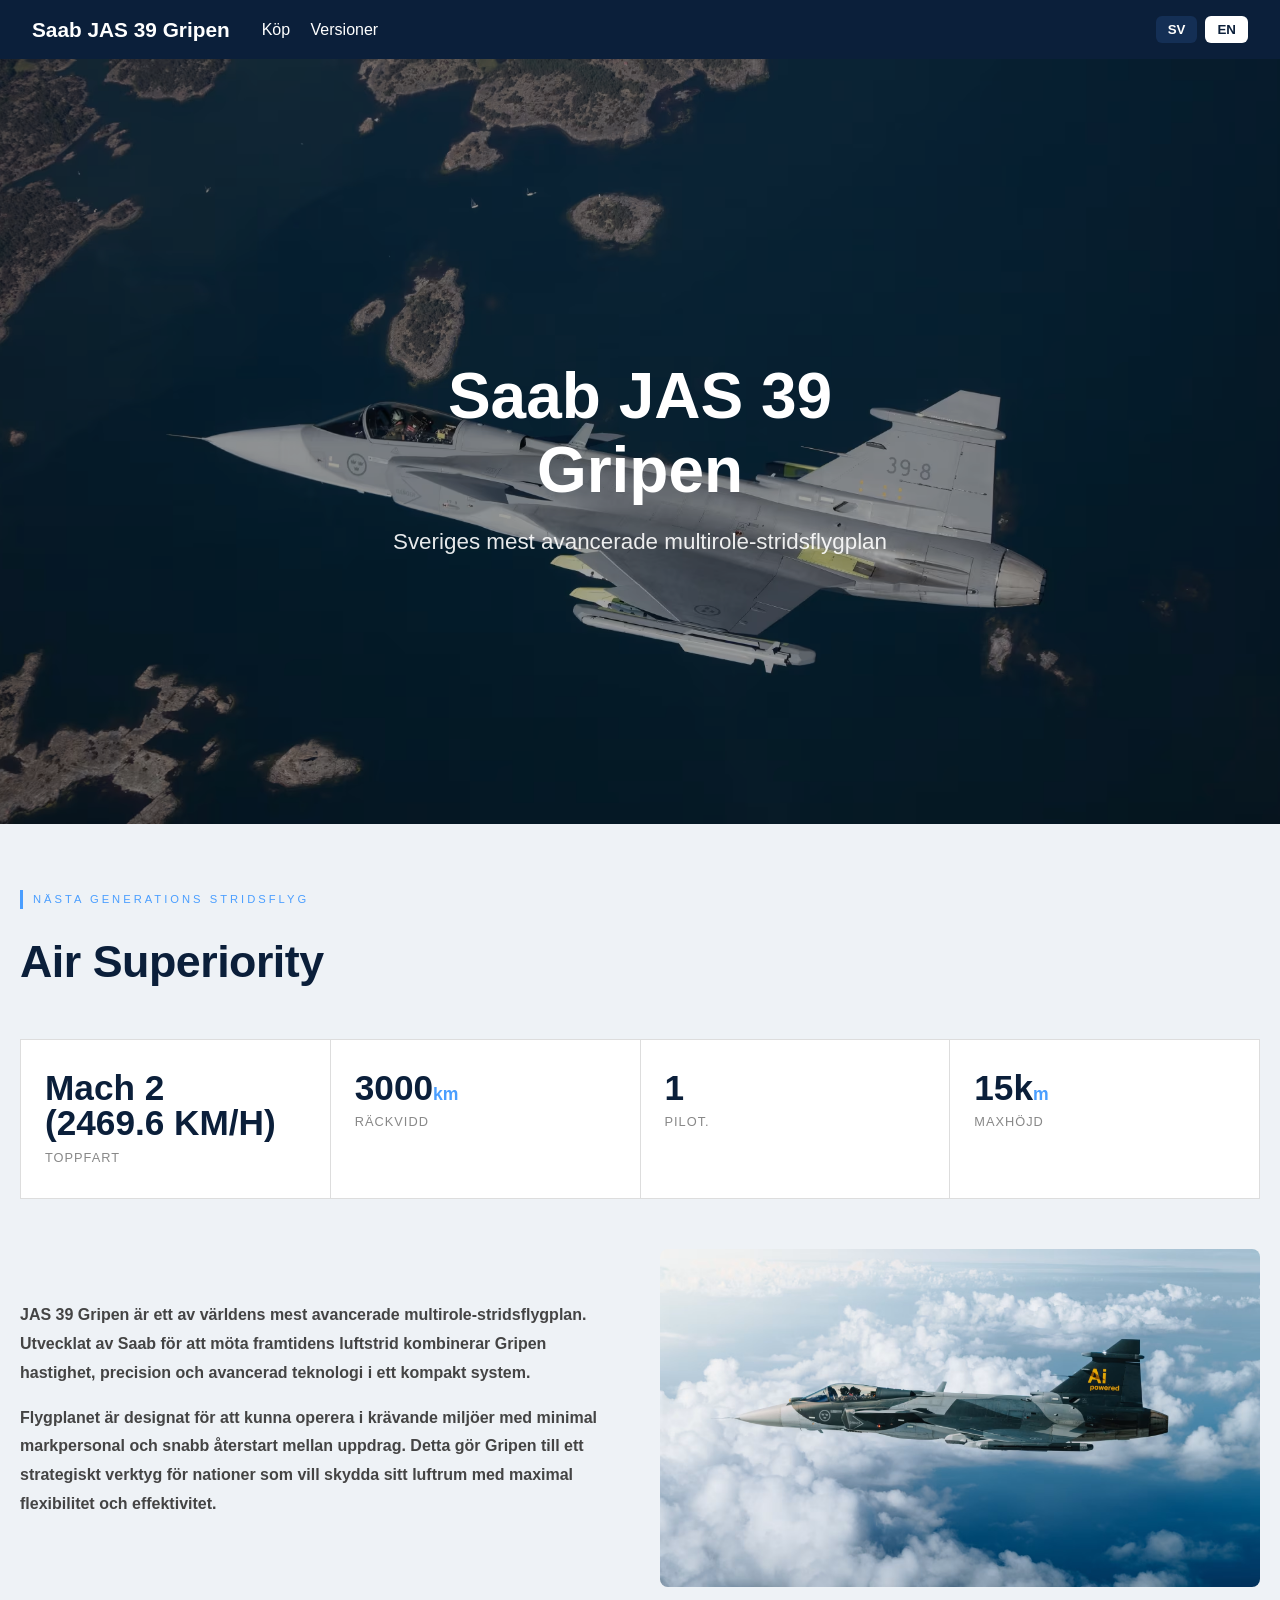
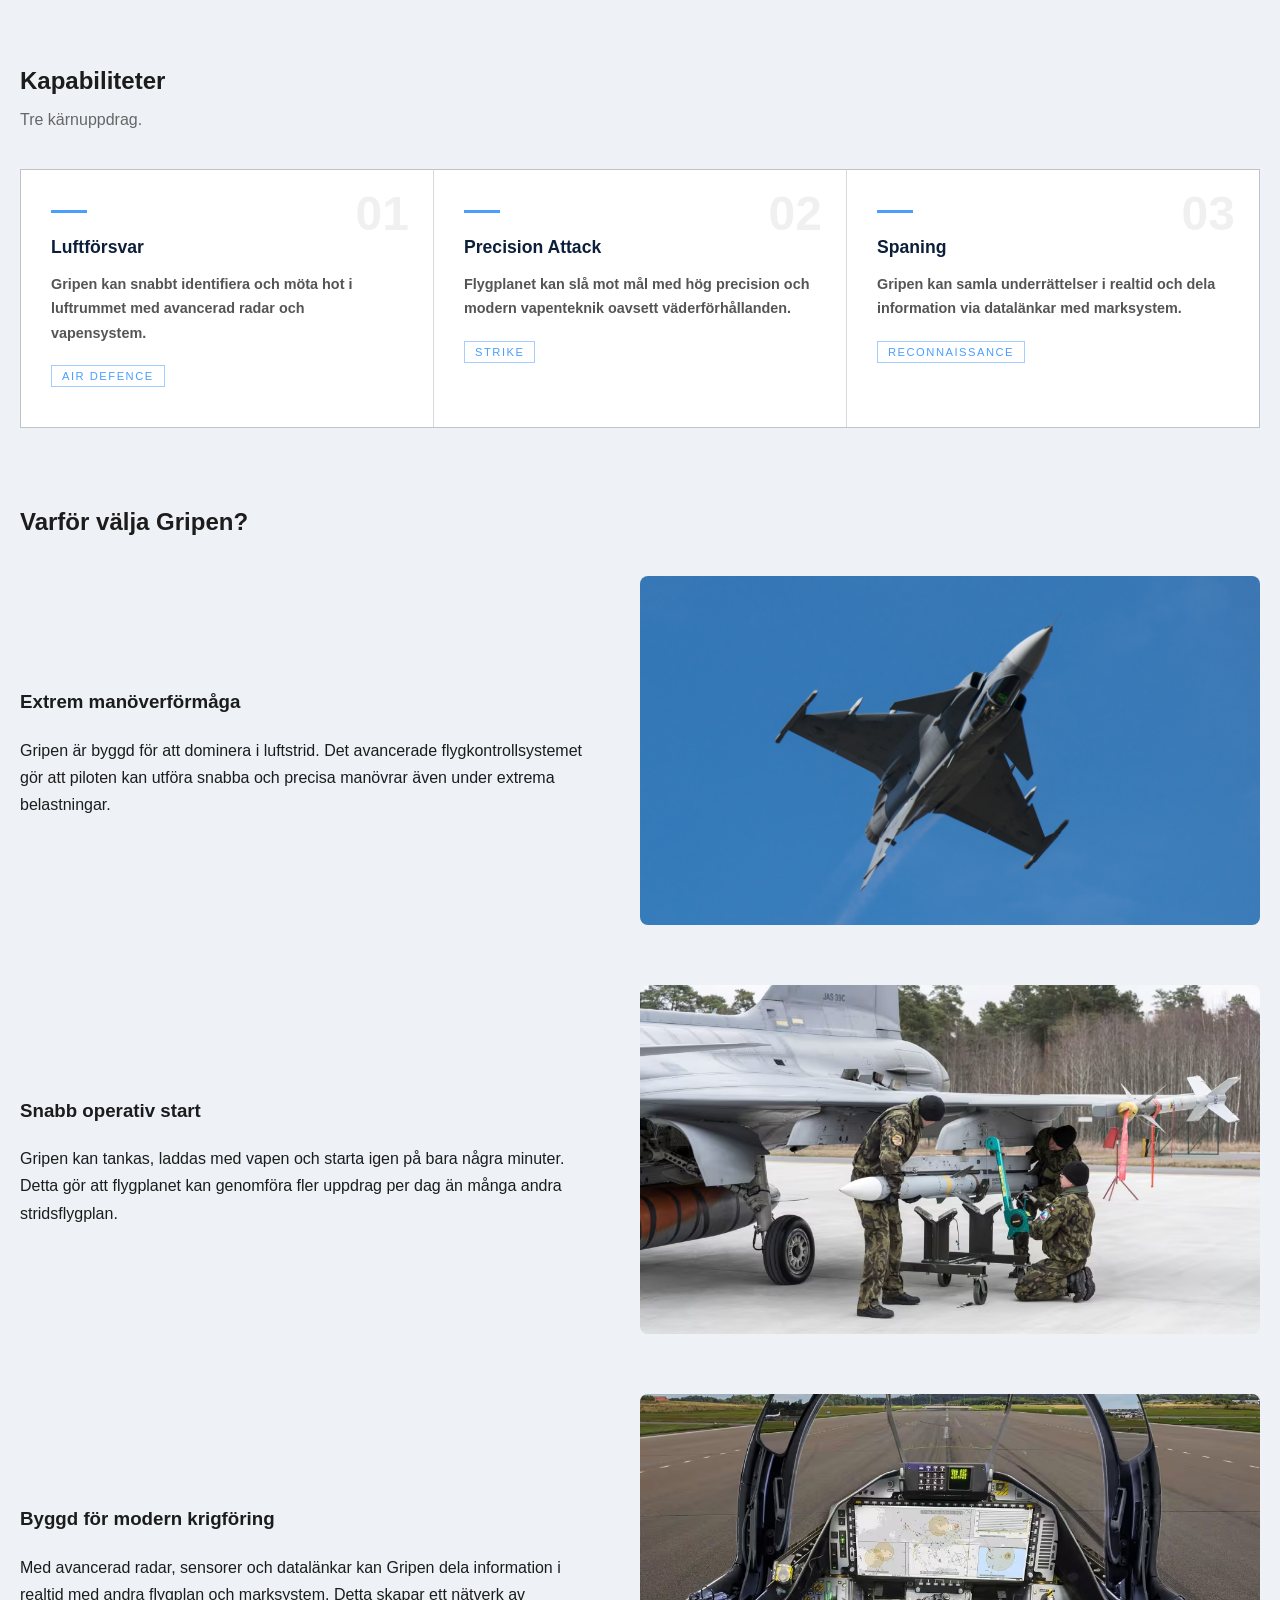
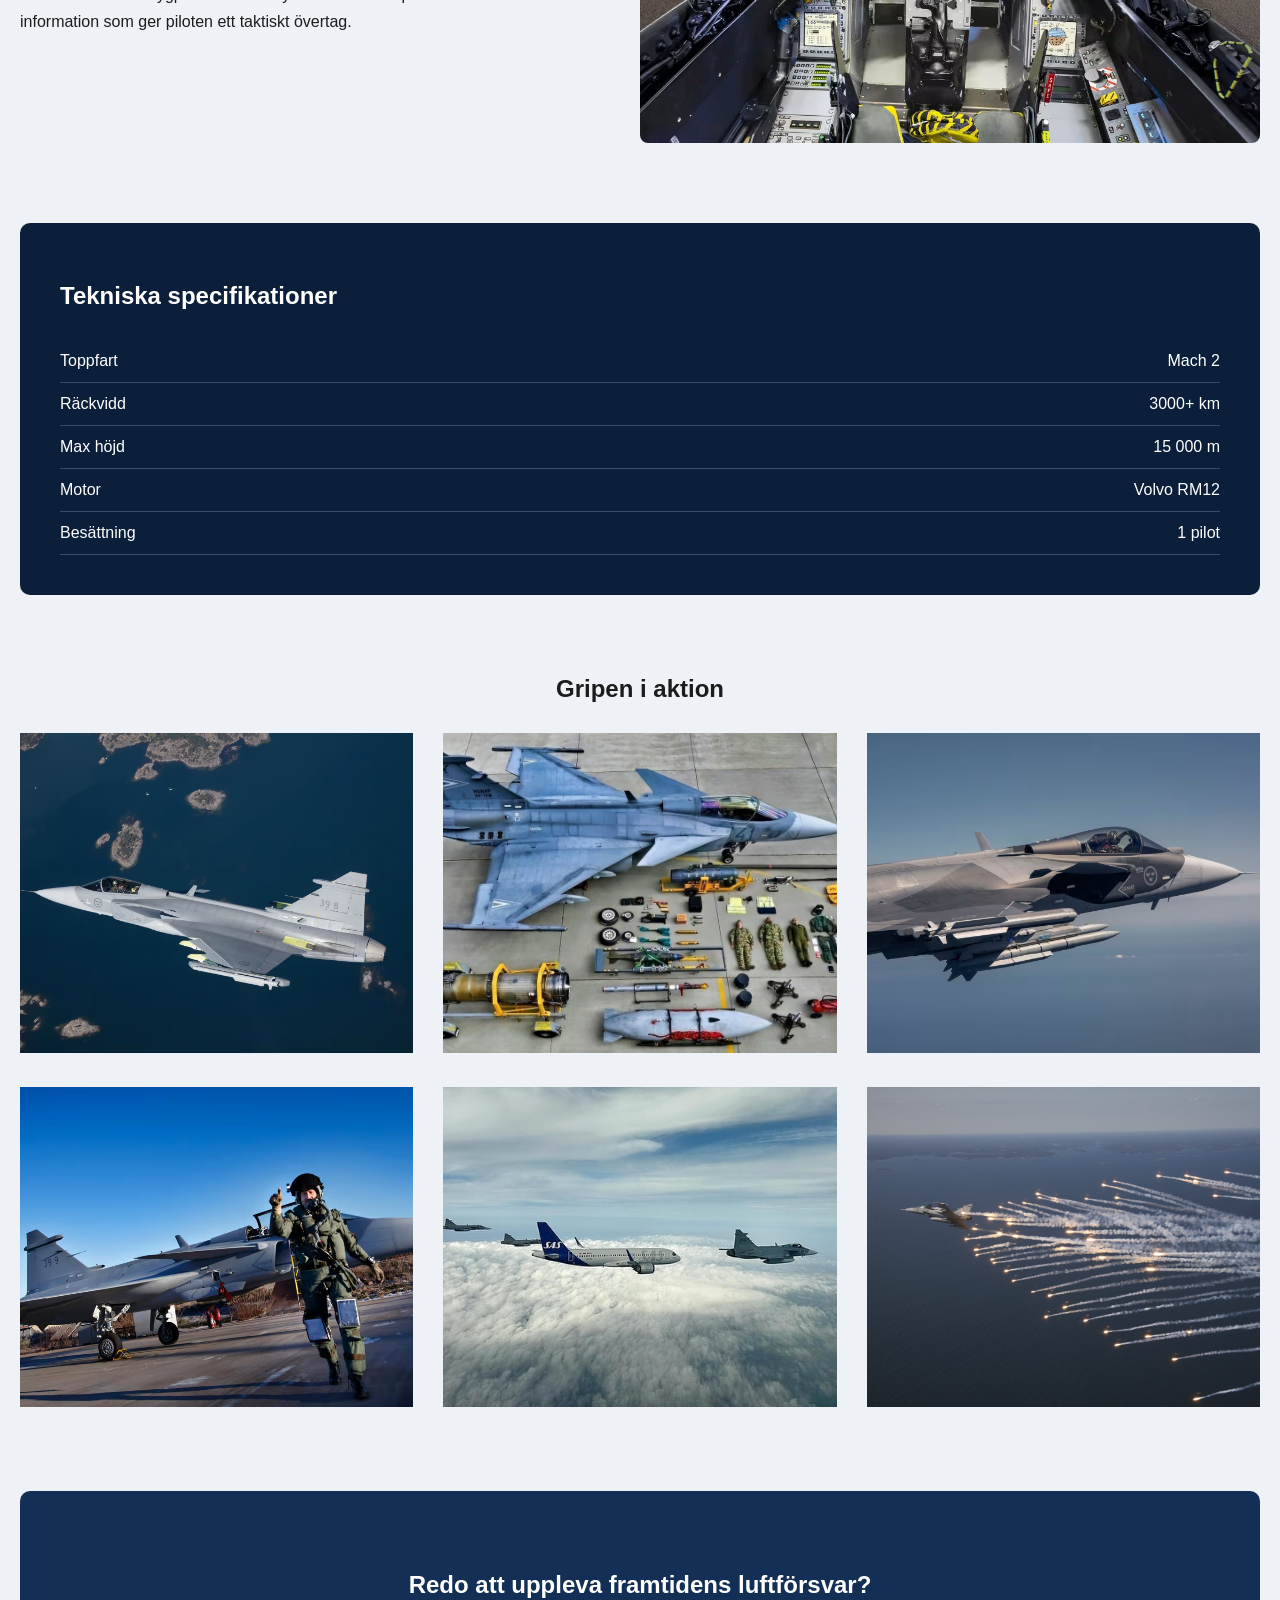
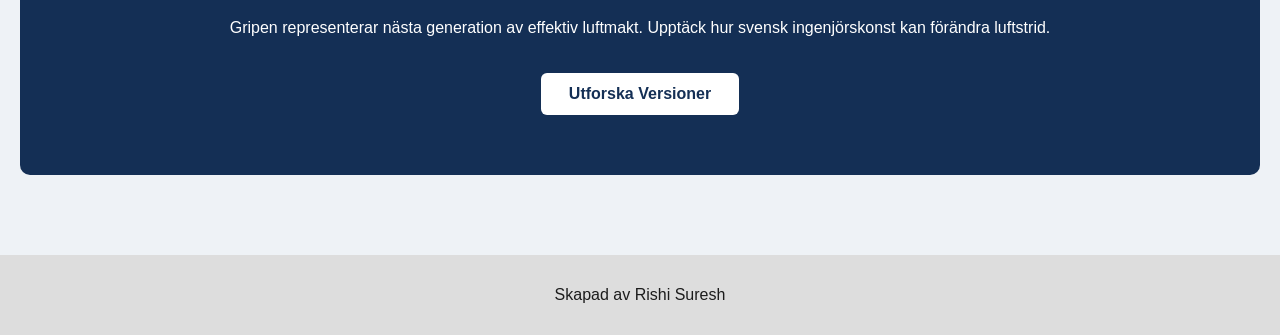
<file: index.html>
<!DOCTYPE html>
<html lang="sv">

<head>
    <meta charset="UTF-8">
    <meta name="viewport" content="width=device-width, initial-scale=1.0">
    <title>JAS 39 Gripen</title>
    <link rel="stylesheet" href="style.css">
    <link rel="icon" href="images/logo.png">
</head>

<body>

    <header class="topbar">

        <div class="leftSide">
            <a href="#" class="logo">Saab JAS 39 Gripen</a>

            <nav>
                <a href="/Kop/kop.html" data-sv="Köp" data-en="Buy">Köp</a>
                <a href="versioner/versioner.html" data-sv="Versioner" data-en="Versions">Versioner</a>
            </nav>
        </div>

        <div class="lang">
            <button class="langBtn active" id="btnSV">SV</button>
            <button class="langBtn" id="btnEN">EN</button>
        </div>

    </header>


    <section class="heroFull">

        <img src="images/gripen.avif" alt="Gripen Hero">

        <div class="heroText">
            <h1 data-sv="Saab JAS 39 Gripen" data-en="Gripen E-Series">Gripen E-Series</h1>
            <p data-sv="Sveriges mest avancerade multirole-stridsflygplan"
                data-en="Sweden's most advanced multirole fighter aircraft">
                Sveriges mest avancerade multirole-stridsflygplan
            </p>
        </div>

    </section>


    <main>

        <section class="imageCenter"></section>


        <section class="intro">

            <div class="intro-header">
                <span class="intro-label" data-sv="NÄSTA GENERATIONS STRIDSFLYG" data-en="NEXT GENERATION FIGHTER">NÄSTA
                    GENERATIONS STRIDSFLYG</span>
                <h2 data-sv="Air Superiority" data-en="Air Superiority">Air Superiority
                </h2>
            </div>

            <div class="intro-stats">
                <div class="intro-stat">
                    <span class="stat-num">Mach 2 <br>(2469.6 KM/H)</span>
                    <span class="stat-label" data-sv="Toppfart" data-en="Top Speed">Toppfart</span>
                </div>
                <div class="intro-stat">
                    <span class="stat-num">3000<span class="stat-unit">km</span></span>
                    <span class="stat-label" data-sv="Räckvidd" data-en="Range">Räckvidd</span>
                </div>
                <div class="intro-stat">
                    <span class="stat-num">1</span>
                    <span class="stat-label" data-sv="Pilot." data-en="Pilot ">Pilot
                        </span>
                </div>
                <div class="intro-stat">
                    <span class="stat-num">15k<span class="stat-unit">m</span></span>
                    <span class="stat-label" data-sv="Maxhöjd" data-en="Max Altitude">Maxhöjd</span>
                </div>
            </div>

            <div class="intro-body">
                <div class="intro-texts">
                    <b><p data-sv="JAS 39 Gripen är ett av världens mest avancerade multirole-stridsflygplan. Utvecklat av Saab för att möta framtidens luftstrid kombinerar Gripen hastighet, precision och avancerad teknologi i ett kompakt system."
                        data-en="JAS 39 Gripen is one of the world's most advanced multirole fighter aircraft. Developed by Saab to meet the demands of future air combat, Gripen combines speed, precision and cutting-edge technology in one compact package.">
                        JAS 39 Gripen är ett av världens mest avancerade multirole-stridsflygplan. Utvecklat av Saab för
                        att
                        möta framtidens luftstrid kombinerar Gripen hastighet, precision och avancerad teknologi i ett
                        kompakt
                        system.
                    </p></b>
                    <b><p data-sv="Flygplanet är designat för att kunna operera i krävande miljöer med minimal markpersonal och snabb återstart mellan uppdrag. Detta gör Gripen till ett strategiskt verktyg för nationer som vill skydda sitt luftrum med maximal flexibilitet och effektivitet."
                        data-en="The aircraft is built to operate in the harshest environments with minimal ground crew and lightning-fast turnaround. That makes Gripen the strategic choice for nations that need maximum flexibility without compromise.">
                        Flygplanet är designat för att kunna operera i krävande miljöer med minimal markpersonal och
                        snabb
                        återstart mellan uppdrag. Detta gör Gripen till ett strategiskt verktyg för nationer som vill
                        skydda
                        sitt luftrum med maximal flexibilitet och effektivitet.
                    </p></b>
                </div>
                <img class="ai" src="images/AI.avif">
            </div>

        </section>


        <section class="capabilities">
            <h2 data-sv="Kapabiliteter" data-en="Capabilities">Kapabiliteter</h2>
            <p class="cap-subtitle" data-sv="Tre kärnuppdrag." data-en="Three core missions. ">Tre
                kärnuppdrag.</p>

            <div class="cap-grid">

                <div class="cap-card">
                    <div class="cap-num">01</div>
                    <div class="cap-icon-line"></div>
                    <h3 data-sv="Luftförsvar" data-en="Air Defence">Luftförsvar</h3>
                    <b><p data-sv="Gripen kan snabbt identifiera och möta hot i luftrummet med avancerad radar och vapensystem."
                        data-en="Gripen can rapidly identify and intercept airspace threats using advanced radar and weapons systems.">
                        Gripen kan snabbt identifiera och möta hot i luftrummet med avancerad radar och vapensystem.
                    </p></b>
                    <span class="cap-tag">Air Defence</span>
                </div>

                <div class="cap-card">
                    <div class="cap-num">02</div>
                    <div class="cap-icon-line"></div>
                    <h3 data-sv="Precision Attack" data-en="Precision Attack">Precision Attack</h3>
                    <b><p data-sv="Flygplanet kan slå mot mål med hög precision och modern vapenteknik oavsett väderförhållanden."
                        data-en="The aircraft can strike targets with high precision using modern weapons technology in all weather conditions.">
                        Flygplanet kan slå mot mål med hög precision och modern vapenteknik oavsett väderförhållanden.
                    </p> </b>
                    <span class="cap-tag">Strike</span>
                </div>

                <div class="cap-card">
                    <div class="cap-num">03</div>
                    <div class="cap-icon-line"></div>
                    <h3 data-sv="Spaning" data-en="Reconnaissance">Spaning</h3>
                    <b><p data-sv="Gripen kan samla underrättelser i realtid och dela information via datalänkar med marksystem."
                        data-en="Gripen can gather real-time intelligence and share information via datalinks with ground systems.">
                        Gripen kan samla underrättelser i realtid och dela information via datalänkar med marksystem.
                    </p></b>
                    <span class="cap-tag">Reconnaissance</span>
                </div>

            </div>
        </section>



        <section class="whyGripen">

            <h2 data-sv="Varför välja Gripen?" data-en="Why Choose Gripen?">Varför välja Gripen?</h2>

            <div class="whyRow">

                <div class="whyText">
                    <h3 data-sv="Extrem manöverförmåga" data-en="Extreme Manoeuvrability">Extrem manöverförmåga</h3>
                    <p data-sv="Gripen är byggd för att dominera i luftstrid. Det avancerade flygkontrollsystemet gör att piloten kan utföra snabba och precisa manövrar även under extrema belastningar."
                        data-en="Gripen is built to dominate in air combat. Its advanced flight control system allows the pilot to perform rapid and precise manoeuvres even under extreme G-forces.">
                        Gripen är byggd för att dominera i luftstrid. Det avancerade
                        flygkontrollsystemet gör att piloten kan utföra snabba och precisa
                        manövrar även under extrema belastningar.
                    </p>
                </div>

                <img src="images/manuver.jpg">

            </div>


            <div class="whyRow reverse">

                <img src="images/maintain.avif">

                <div class="whyText">
                    <h3 data-sv="Snabb operativ start" data-en="Rapid Turnaround">Snabb operativ start</h3>
                    <p data-sv="Gripen kan tankas, laddas med vapen och starta igen på bara några minuter. Detta gör att flygplanet kan genomföra fler uppdrag per dag än många andra stridsflygplan."
                        data-en="Gripen can be refuelled, rearmed and relaunched in just minutes. This allows the aircraft to complete more missions per day than many other fighter jets.">
                        Gripen kan tankas, laddas med vapen och starta igen på bara några minuter.
                        Detta gör att flygplanet kan genomföra fler uppdrag per dag än många andra
                        stridsflygplan.
                    </p>
                </div>

            </div>


            <div class="whyRow">

                <div class="whyText">
                    <h3 data-sv="Byggd för modern krigföring" data-en="Built for Modern Warfare">Byggd för modern
                        krigföring</h3>
                    <p data-sv="Med avancerad radar, sensorer och datalänkar kan Gripen dela information i realtid med andra flygplan och marksystem. Detta skapar ett nätverk av information som ger piloten ett taktiskt övertag."
                        data-en="With advanced radar, sensors and datalinks, Gripen can share information in real time with other aircraft and ground systems. This creates an information network that gives the pilot a decisive tactical advantage.">
                        Med avancerad radar, sensorer och datalänkar kan Gripen dela information
                        i realtid med andra flygplan och marksystem. Detta skapar ett nätverk av
                        information som ger piloten ett taktiskt övertag.
                    </p>
                </div>

                <img src="images/cockpit.avif">

            </div>

        </section>


        <section class="specs">

            <h2 data-sv="Tekniska specifikationer" data-en="Technical Specifications">Tekniska specifikationer</h2>

            <div class="specRow">
                <span data-sv="Toppfart" data-en="Top Speed">Toppfart</span>
                <span>Mach 2</span>
            </div>

            <div class="specRow">
                <span data-sv="Räckvidd" data-en="Range">Räckvidd</span>
                <span>3000+ km</span>
            </div>

            <div class="specRow">
                <span data-sv="Max höjd" data-en="Max Altitude">Max höjd</span>
                <span>15 000 m</span>
            </div>

            <div class="specRow">
                <span data-sv="Motor" data-en="Engine">Motor</span>
                <span>Volvo RM12</span>
            </div>

            <div class="specRow">
                <span data-sv="Besättning" data-en="Crew">Besättning</span>
                <span data-sv="1 pilot" data-en="1 pilot">1 pilot</span>
            </div>

        </section>

        <section class="gallery">

            <h2 data-sv="Gripen i aktion" data-en="Gripen in Action">Gripen i aktion</h2>

            <div class="galleryGrid">

                <div class="galleryItem"><img src="images/gripen.avif"></div>
                <div class="galleryItem"><img src="images/allyouneed.jpg"></div>
                <div class="galleryItem"><img src="images/right.avif"></div>
                <div class="galleryItem"><img src="images/man.avif"></div>
                <div class="galleryItem"><img src="images/a320.jpg"></div>
                <div class="galleryItem"><img src="images/flare.jpg"></div>

            </div>

        </section>


        <section class="cta">

            <h2 data-sv="Redo att uppleva framtidens luftförsvar?"
                data-en="Ready to Experience the Future of Air Power?">
                Redo att uppleva framtidens luftförsvar?
            </h2>

            <p data-sv="Gripen representerar nästa generation av effektiv luftmakt. Upptäck hur svensk ingenjörskonst kan förändra luftstrid."
                data-en="Gripen represents the next generation of effective air power. Discover how Swedish engineering is redefining air combat.">
                Gripen representerar nästa generation av effektiv luftmakt.
                Upptäck hur svensk ingenjörskonst kan förändra luftstrid.
            </p>

            <button onclick="window.location.href='versioner/versioner.html';" data-sv="Utforska Versioner"
                data-en="Explore Versions">
                Utforska Versioner
            </button>

        </section>


    </main>


    <footer>
        <p data-sv="Skapad av Rishi Suresh" data-en="Created by Rishi Suresh">Skapad av Rishi 2026</p>
    </footer>

    <script>
        function setLang(lang) {
            document.querySelectorAll('[data-sv]').forEach(el => {
                el.textContent = el.getAttribute('data-' + lang);
            });
            document.getElementById('btnSV').classList.toggle('active', lang === 'sv');
            document.getElementById('btnEN').classList.toggle('active', lang === 'en');
            document.documentElement.lang = lang;
        }

        document.getElementById('btnSV').addEventListener('click', () => setLang('sv'));
        document.getElementById('btnEN').addEventListener('click', () => setLang('en'));

        setLang('sv');
    </script>


</body>

</html>
</file>
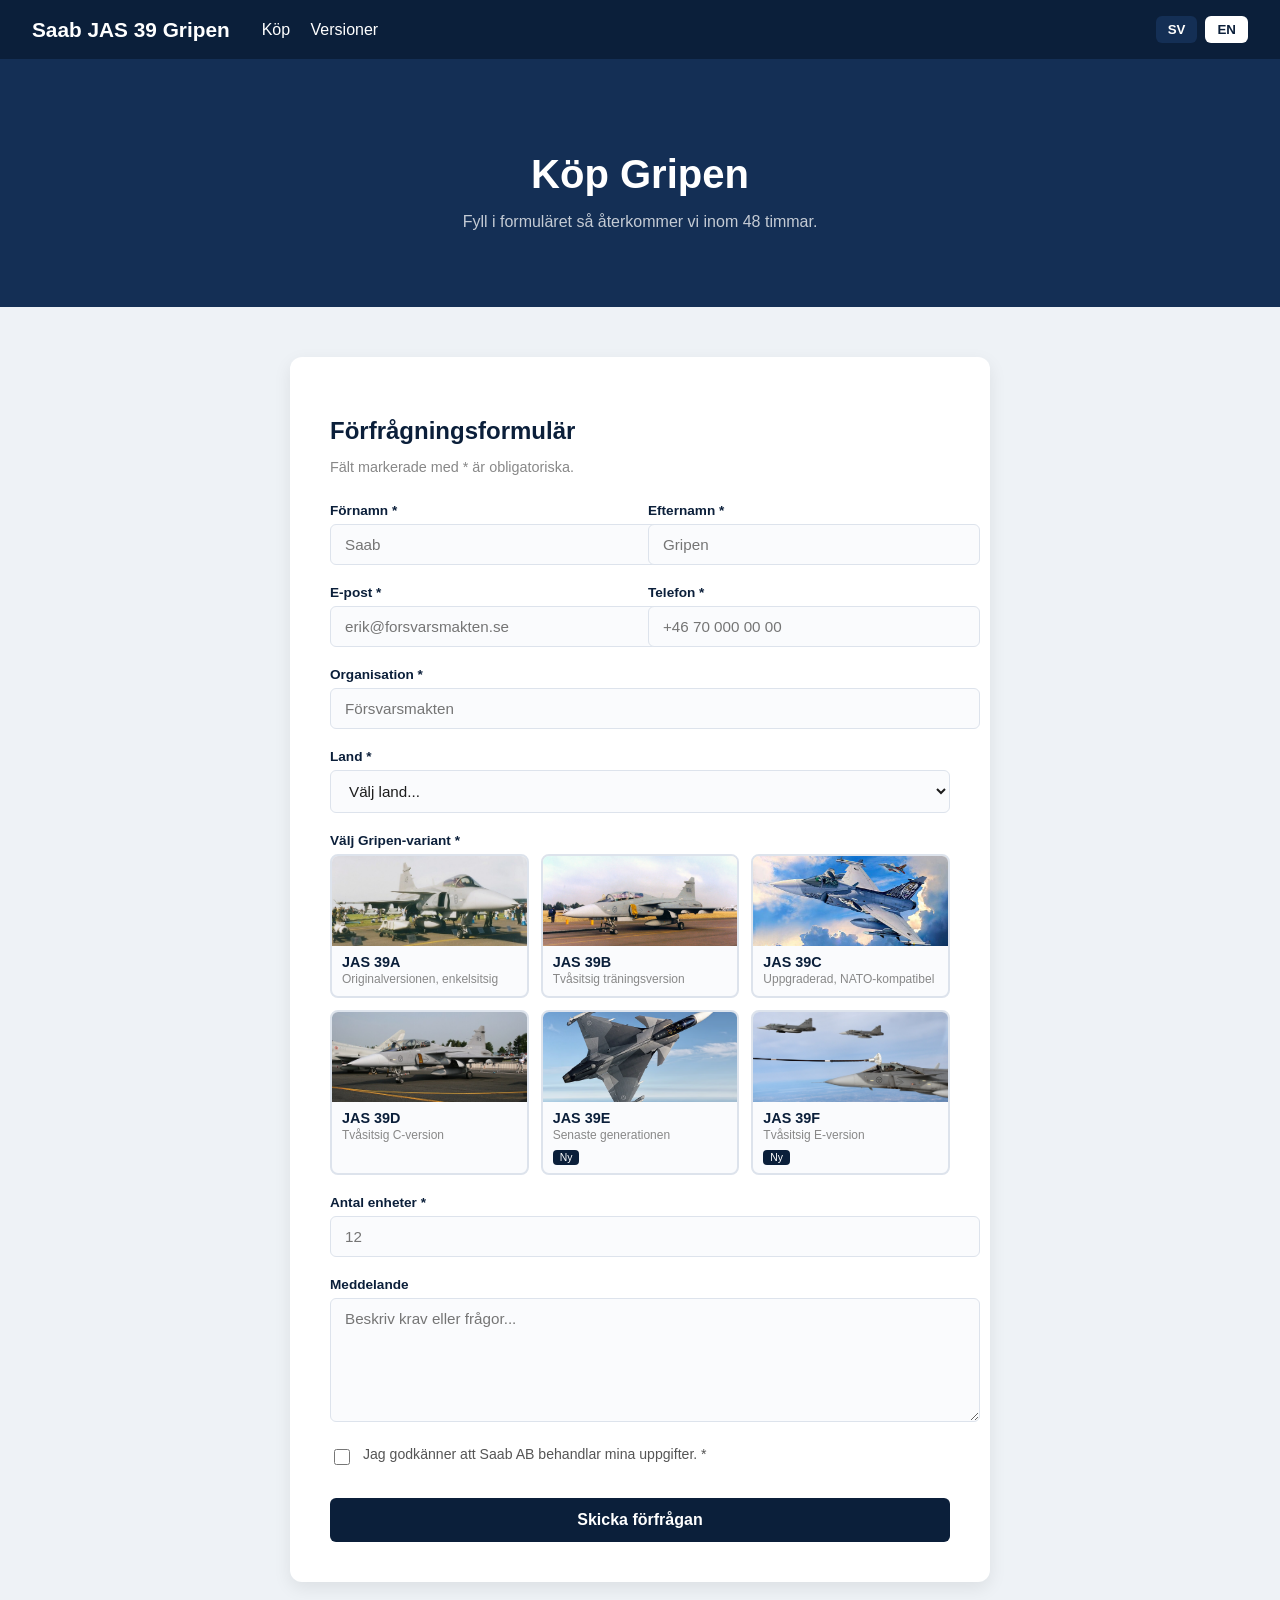
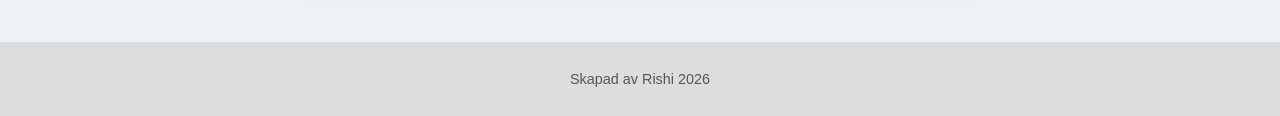
<file: Kop/kop.html>
<!DOCTYPE html>
<html lang="sv">

<head>
    <meta charset="UTF-8">
    <meta name="viewport" content="width=device-width, initial-scale=1.0">
    <title>Köp – Saab JAS 39 Gripen</title>
    <link rel="icon" href="logo.png">
    <link rel="stylesheet" href="kopStyle.css">
</head>

<body>

    <header class="topbar">
        <div class="leftSide">
            <a href="/index.html" class="logo">Saab JAS 39
                Gripen</a>
            <nav>
                <a href="kop.html" data-sv="Köp" data-en="Buy">Köp</a>
                <a href="/versioner/versioner.html" data-sv="Versioner" data-en="Versions">Versioner</a>
            </nav>
        </div>
        <div class="lang">
            <button class="langBtn active" id="btnSV">SV</button>
            <button class="langBtn" id="btnEN">EN</button>
        </div>
    </header>

    <section class="hero">
        <h1 data-sv="Köp Gripen" data-en="Buy Gripen">Köp Gripen</h1>
        <p data-sv="Fyll i formuläret så återkommer vi inom 48 timmar."
            data-en="Fill in the form and we'll get back to you within 48 hours.">
            Responstid: 48-76 timmar.
        </p>
    </section>

    <main>
        <div class="formCard">
            <h2 data-sv="Förfrågningsformulär" data-en="Inquiry Form">Förfrågningsformulär</h2>
            <p class="sub" data-sv="Fält markerade med * är obligatoriska."
                data-en="Fields marked with * are required.">
                Fält markerade med * är obligatoriska.
            </p>

            <form id="orderForm" novalidate>

                <div class="fieldRow">
                    <div class="fieldGroup">
                        <label for="fname" data-sv="Förnamn *" data-en="First Name *">Förnamn *</label>
                        <input type="text" id="fname" placeholder="Saab">
                        <p class="errMsg" id="err-fname" data-sv="Ange förnamn." data-en="Enter first name.">Ange
                            förnamn.</p>
                    </div>
                    <div class="fieldGroup">
                        <label for="lname" data-sv="Efternamn *" data-en="Last Name *">Efternamn *</label>
                        <input type="text" id="lname" placeholder="Gripen">
                        <p class="errMsg" id="err-lname" data-sv="Ange efternamn." data-en="Enter last name.">Ange
                            efternamn.</p>
                    </div>
                </div>

                <div class="fieldRow">
                    <div class="fieldGroup">
                        <label for="email" data-sv="E-post *" data-en="Email *">E-post *</label>
                        <input type="email" id="email" placeholder="erik@forsvarsmakten.se">
                        <p class="errMsg" id="err-email" data-sv="Ange en giltig e-post."
                            data-en="Enter a valid email.">Ange en giltig e-post.</p>
                    </div>
                    <div class="fieldGroup">
                        <label for="phone" data-sv="Telefon *" data-en="Phone *">Telefon *</label>
                        <input type="tel" id="phone" placeholder="+46 70 000 00 00">
                        <p class="errMsg" id="err-phone" data-sv="Ange telefonnummer." data-en="Enter phone number.">
                            Ange telefonnummer.</p>
                    </div>
                </div>

                <div class="fieldGroup">
                    <label for="org" data-sv="Organisation *" data-en="Organisation *">Organisation *</label>
                    <input type="text" id="org" placeholder="Försvarsmakten">
                    <p class="errMsg" id="err-org" data-sv="Ange organisation." data-en="Enter organisation.">Ange
                        organisation.</p>
                </div>

                <div class="fieldGroup">
                    <label for="country" data-sv="Land *" data-en="Country *">Land *</label>
                    <select id="country">
                        <option value="" data-sv="Välj land..." data-en="Select country...">Välj land...</option>
                        <option>Sverige</option>
                        <option>Finland</option>
                        <option>Brasilien</option>
                        <option>Tjeckien</option>
                        <option>Ungern</option>
                        <option>Sydafrika</option>
                        <option>Thailand</option>
                        <option data-sv="Annat" data-en="Other">Annat</option>
                    </select>
                    <p class="errMsg" id="err-country" data-sv="Välj land." data-en="Select a country.">Välj land.</p>
                </div>

                <div class="fieldGroup">
                    <label data-sv="Välj Gripen-variant *" data-en="Choose Gripen Variant *">Välj Gripen-variant
                        *</label>
                    <div class="modelPicker">

                        <div class="modelCard" data-variant="JAS 39A">
                            <img src="39A.jpg" alt="JAS 39A">
                            <div class="modelInfo">
                                <span class="modelName">JAS 39A</span>
                                <span class="modelDesc" data-sv="Originalversionen, enkelsitsig"
                                    data-en="Original version, single-seat">Originalversionen, enkelsitsig</span>
                            </div>
                        </div>

                        <div class="modelCard" data-variant="JAS 39B">
                            <img src="39B.jpg" alt="JAS 39B">
                            <div class="modelInfo">
                                <span class="modelName">JAS 39B</span>
                                <span class="modelDesc" data-sv="Tvåsitsig träningsversion"
                                    data-en="Twin-seat training version">Tvåsitsig träningsversion</span>
                            </div>
                        </div>

                        <div class="modelCard" data-variant="JAS 39C">
                            <img src="39C.jpg" alt="JAS 39C">
                            <div class="modelInfo">
                                <span class="modelName">JAS 39C</span>
                                <span class="modelDesc" data-sv="Uppgraderad, NATO-kompatibel"
                                    data-en="Upgraded, NATO-compatible">Uppgraderad, NATO-kompatibel</span>
                            </div>
                        </div>

                        <div class="modelCard" data-variant="JAS 39D">
                            <img src="39D.jpg" alt="JAS 39D">
                            <div class="modelInfo">
                                <span class="modelName">JAS 39D</span>
                                <span class="modelDesc" data-sv="Tvåsitsig C-version"
                                    data-en="Twin-seat C-version">Tvåsitsig C-version</span>
                            </div>
                        </div>

                        <div class="modelCard" data-variant="JAS 39E">
                            <img src="39E.avif" alt="JAS 39E">
                            <div class="modelInfo">
                                <span class="modelName">JAS 39E</span>
                                <span class="modelDesc" data-sv="Senaste generationen"
                                    data-en="Latest generation">Senaste generationen</span>
                                <span class="modelTag" data-sv="Ny" data-en="New">Ny</span>
                            </div>
                        </div>

                        <div class="modelCard" data-variant="JAS 39F">
                            <img src="39F.jpg" alt="JAS 39F">
                            <div class="modelInfo">
                                <span class="modelName">JAS 39F</span>
                                <span class="modelDesc" data-sv="Tvåsitsig E-version"
                                    data-en="Twin-seat E-version">Tvåsitsig E-version</span>
                                <span class="modelTag" data-sv="Ny" data-en="New">Ny</span>
                            </div>
                        </div>

                    </div>
                    <input type="hidden" id="variant">
                    <p class="errMsg" id="err-variant" data-sv="Välj en variant." data-en="Select a variant.">Välj en
                        variant.</p>
                </div>

                <div class="fieldGroup">
                    <label for="qty" data-sv="Antal enheter *" data-en="Number of Units *">Antal flygplan *</label>
                    <input type="number" id="qty" placeholder="12" min="1">
                    <p class="errMsg" id="err-qty" data-sv="Ange antal (min 1)." data-en="Enter quantity (min 1).">Ange
                        antal (min 1).</p>
                </div>

                <div class="fieldGroup">
                    <label for="message" data-sv="Meddelande" data-en="Message">Meddelande</label>
                    <textarea id="message" placeholder="Beskriv krav eller frågor..."></textarea>
                </div>

                <div class="checkRow">
                    <input type="checkbox" id="terms">
                    <label for="terms" data-sv="Jag godkänner att Saab AB behandlar mina uppgifter. *"
                        data-en="I agree that Saab AB may process my data. *">
                        Jag godkänner att Saab AB behandlar mina uppgifter. *
                    </label>
                </div>
                <p class="errMsg" id="err-terms" data-sv="Du måste godkänna villkoren."
                    data-en="You must accept the terms.">Du måste godkänna villkoren.</p>

                <button type="submit" class="submitBtn" data-sv="Skicka förfrågan" data-en="Submit Inquiry">Skicka
                    förfrågan</button>

            </form>
        </div>
    </main>

    <div class="thankYou" id="thankYou">
        <div class="thankYouInner">
            <div class="thankYouCheck">✓</div>
            <h2 data-sv="Tack för din förfrågan!" data-en="Thank you for your inquiry!">Tack för din förfrågan!</h2>
            <p data-sv="Vi har tagit emot din beställning. Saabs försvarsteam återkommer inom 48 timmar."
                data-en="We have received your order. Saab's defence team will contact you within 48 hours.">
                Vi har tagit emot din beställning. Saabs försvarsteam återkommer inom 48 timmar.
            </p>
        </div>
    </div>

    <footer>
        <p data-sv="Skapad av Rishi 2026" data-en="Created by Rishi 2026">Skapad av Rishi 2026</p>
    </footer>

    <script src="kopJS.js"></script>

</body>

</html>
</file>
<file: style.css>
body {
    margin: 0;
    font-family: Arial, Helvetica, sans-serif;
    background: #eef2f6;
    color: #1c1c1c;
}

main {
    max-width: 1400px;
    margin: auto;
    padding: 20px;
}

.topbar {
    background: #0b1f3a;
    color: white;
    padding: 1rem 2rem;
    display: flex;
    justify-content: space-between;
    align-items: center;
}

.leftSide {
    display: flex;
    align-items: center;
    gap: 2rem;
}

.logo {
    color: white;
    text-decoration: none;
    font-weight: bold;
    font-size: 1.3rem;
}

nav a {
    color: white;
    text-decoration: none;
    margin-right: 1rem;
}

.hero {
    text-align: center;
    padding: 60px 20px;
    background: #142f55;
    color: white;
}

.imageCenter {
    text-align: center;
    margin: 40px 0;
}

.imageCenter img {
    width: 80%;
    max-width: 700px;
}

.intro {
    line-height: 1.7;
    margin-bottom: 50px;
}

.cards {
    display: grid;
    grid-template-columns: repeat(auto-fit, minmax(250px, 1fr));
    gap: 25px;
}

/* INTRO REDESIGN */
.intro {
    margin-bottom: 50px;
}

.intro-header {
    margin-bottom: 40px;
}

.intro-label {
    display: inline-block;
    font-size: 0.7rem;
    letter-spacing: 3px;
    text-transform: uppercase;
    color: #4a9eff;
    border-left: 3px solid #4a9eff;
    padding-left: 10px;
    margin-bottom: 14px;
}

.intro-header h2 {
    font-size: 2.8rem;
    font-weight: 700;
    color: #0b1f3a;
    margin: 0;
    letter-spacing: -0.5px;
}

.intro-stats {
    display: grid;
    grid-template-columns: repeat(4, 1fr);
    gap: 1px;
    background: #ddd;
    border: 1px solid #ddd;
    margin-bottom: 50px;
}

.intro-stat {
    background: white;
    padding: 30px 24px;
    display: flex;
    flex-direction: column;
    gap: 6px;
}

.stat-num {
    font-size: 2.2rem;
    font-weight: 700;
    color: #0b1f3a;
    line-height: 1;
}

.stat-unit {
    font-size: 1.1rem;
    color: #4a9eff;
}

.stat-label {
    font-size: 0.8rem;
    color: #888;
    text-transform: uppercase;
    letter-spacing: 1px;
}

.intro-body {
    display: grid;
    grid-template-columns: 1fr 1fr;
    gap: 40px;
    align-items: center;
}

.intro-texts p {
    line-height: 1.8;
    color: #444;
    margin: 0 0 1rem;
    font-size: 1rem;
}

.intro-body .ai {
    width: 100%;
    border-radius: 8px;
    object-fit: cover;
}

@media(max-width: 768px) {
    .intro-stats {
        grid-template-columns: repeat(2, 1fr);
    }

    .intro-body {
        grid-template-columns: 1fr;
    }

    .intro-header h2 {
        font-size: 2rem;
    }
}

.ai {
    align: right;
}

.card {
    background: white;
    padding: 25px;
    border-radius: 12px;
    box-shadow: 0 6px 18px rgba(0, 0, 0, 0.1);
    text-align: center;
    transition: 0.3s;
}

.card:hover {
    transform: translateY(-6px);
}

.icon {
    font-size: 2rem;
    margin-bottom: 10px;
}

.whyGripen {
    margin-top: 60px;
}

/* CAPABILITIES REDESIGN */
.capabilities {
    margin-top: 80px;
}

.capabilities h2 {
    margin-bottom: 12px;
}

.cap-subtitle {
    color: #666;
    margin-bottom: 40px;
    font-size: 1rem;
}

.cap-grid {
    display: grid;
    grid-template-columns: repeat(3, 1fr);
    gap: 1px;
    background: rgba(0, 0, 0, 0.1);
    border: 1px solid rgba(0, 0, 0, 0.1);
}

.cap-card {
    background: #0b1f3a;
    padding: 40px 30px;
    position: relative;
    transition: background 0.3s;
}

.cap-card:hover {
    background: #142f55;
}

.cap-num {
    font-size: 3rem;
    font-weight: 700;
    color: rgba(255, 255, 255, 0.07);
    position: absolute;
    top: 20px;
    right: 24px;
    line-height: 1;
}

.cap-icon-line {
    width: 36px;
    height: 3px;
    background: #4a9eff;
    margin-bottom: 24px;
}

.cap-card h3 {
    color: white;
    font-size: 1.1rem;
    margin: 0 0 14px;
}

.cap-card p {
    color: rgba(255, 255, 255, 0.55);
    font-size: 0.9rem;
    line-height: 1.7;
    margin: 0;
}

.cap-tag {
    display: inline-block;
    margin-top: 20px;
    font-size: 0.7rem;
    letter-spacing: 1.5px;
    color: #4a9eff;
    text-transform: uppercase;
    border: 1px solid rgba(74, 158, 255, 0.3);
    padding: 4px 10px;
}

@media(max-width: 768px) {
    .cap-grid {
        grid-template-columns: 1fr;
    }
}

.langBtn.active {
    background: #142f55;
    color: white;
}

.cap-grid {
    display: grid;
    grid-template-columns: repeat(3, 1fr);
    gap: 1px;
    background: rgba(0, 0, 0, 0.1);
    border: 1px solid rgba(0, 0, 0, 0.1);
}

.cap-card {
    background: white;
    padding: 40px 30px;
    position: relative;
    transition: background 0.3s;
}

.cap-card:hover {
    background: #0b1f3a;
}

.cap-num {
    font-size: 3rem;
    font-weight: 700;
    color: rgba(0, 0, 0, 0.06);
    position: absolute;
    top: 20px;
    right: 24px;
    line-height: 1;
}

.cap-icon-line {
    width: 36px;
    height: 3px;
    background: #4a9eff;
    margin-bottom: 24px;
}

.cap-card h3 {
    color: #0b1f3a;
    font-size: 1.1rem;
    margin: 0 0 14px;
    transition: color 0.3s;
}

.cap-card p {
    color: #555;
    font-size: 0.9rem;
    line-height: 1.7;
    margin: 0;
    transition: color 0.3s;
}

.cap-tag {
    display: inline-block;
    margin-top: 20px;
    font-size: 0.7rem;
    letter-spacing: 1.5px;
    color: #4a9eff;
    text-transform: uppercase;
    border: 1px solid rgba(74, 158, 255, 0.5);
    padding: 4px 10px;
    transition: border-color 0.3s;
}

.cap-card:hover h3 {
    color: white;
}

.cap-card:hover p {
    color: rgba(255, 255, 255, 0.55);
}

.cap-card:hover .cap-num {
    color: rgba(255, 255, 255, 0.07);
}

.features {
    display: grid;
    grid-template-columns: repeat(auto-fit, minmax(250px, 1fr));
    gap: 25px;
}



.feature {
    background: white;
    padding: 25px;
    border-radius: 12px;
    box-shadow: 0 6px 18px rgba(0, 0, 0, 0.1);
}

.specs {
    margin-top: 60px;
}

.specGrid {
    display: grid;
    grid-template-columns: repeat(auto-fit, minmax(200px, 1fr));
    gap: 20px;
    background: white;
    padding: 30px;
    border-radius: 12px;
    box-shadow: 0 6px 18px rgba(0, 0, 0, 0.1);
}

.gallery {
    margin-top: 70px;
    text-align: center;
}

/* FULL HERO */

.heroFull {
    position: relative;
    width: 100%;
    height: 85vh;
    overflow: hidden;
}

.heroFull img {
    width: 100%;
    height: 100%;
    object-fit: cover;
}

.heroText {
    position: absolute;
    top: 50%;
    left: 50%;
    transform: translate(-50%, -50%);
    color: white;
    text-align: center;
    max-width: 800px;
    padding: 20px;
}

.heroText h1 {
    font-size: 4rem;
    margin-bottom: 15px;
    font-weight: 700;
}

.heroText p {
    font-size: 1.4rem;
    opacity: 0.9;
}

/* dark overlay so text is readable */
.heroText {
    z-index: 2;
}

.heroFull::after {
    content: "";
    position: absolute;
    top: 0;
    left: 0;
    width: 100%;
    height: 100%;
    background: rgba(0, 0, 0, 0.35);
}

.galleryGrid {
    display: grid;
    grid-template-columns: repeat(3, 1fr);
    gap: 20px;
    margin-top: 25px;
    overflow: hidden;
}

.galleryGrid img {
    width: 100%;
    height: 250px;
    object-fit: cover;
    transition: transform 0.5s ease;
}

.galleryGrid img:hover {
    transform: scale(1.2);
}

.cta {
    margin-top: 80px;
    background: #142f55;
    color: white;
    padding: 60px 20px;
    text-align: center;
    border-radius: 10px;
}

.cta button {
    margin-top: 20px;
    padding: 12px 28px;
    font-size: 1rem;
    border: none;
    border-radius: 6px;
    background: white;
    color: #142f55;
    font-weight: bold;
    cursor: pointer;
}

footer {
    background: #ddd;
    text-align: center;
    padding: 15px;
    margin-top: 60px;
}

.lang {
    display: flex;
    gap: 8px;
}

.langBtn {
    background: white;
    color: #0b1f3a;
    border: none;
    padding: 6px 12px;
    border-radius: 6px;
    font-weight: bold;
    cursor: pointer;
}

@media(max-width:768px) {

    .topbar {
        flex-direction: column;
        gap: 10px;
    }

    .galleryGrid {
        grid-template-columns: 1fr;
    }

}

/* WHY GRIPEN */

.whyGripen {
    margin-top: 80px;
}

.whyGripen h2 {
    margin-bottom: 40px;
}

.whyRow {
    display: flex;
    align-items: center;
    gap: 40px;
    margin-bottom: 60px;
}

.whyRow img {
    width: 50%;
    border-radius: 8px;
}

.whyText {
    width: 50%;
    line-height: 1.7;
}

.reverse {
    flex-direction: row-reverse;
}



/* SPECS */

.specs {
    margin-top: 80px;
    background: #0b1f3a;
    color: white;
    padding: 40px;
    border-radius: 10px;
}

.specs h2 {
    margin-bottom: 30px;
}

.specRow {
    display: flex;
    justify-content: space-between;
    padding: 12px 0;
    border-bottom: 1px solid rgba(255, 255, 255, 0.2);
}



/* GALLERY */

.gallery {
    margin-top: 80px;
    text-align: center;
}

.galleryGrid {
    display: grid;
    grid-template-columns: repeat(3, 1fr);
    gap: 30px;
    margin-top: 30px;
}

.galleryItem {
    overflow: hidden;
}

.galleryItem img {
    width: 100%;
    height: 320px;
    object-fit: cover;
    transition: transform 0.5s;
}

.galleryItem img:hover {
    transform: scale(1.15);
}
</file>
<file: Kop/kopStyle.css>
body {
    margin: 0;
    font-family: Arial, Helvetica, sans-serif;
    background: #eef2f6;
    color: #1c1c1c;
}

/* TOPBAR */
.topbar {
    background: #0b1f3a;
    color: white;
    padding: 1rem 2rem;
    display: flex;
    justify-content: space-between;
    align-items: center;
}

.leftSide {
    display: flex;
    align-items: center;
    gap: 2rem;
}

.logo {
    color: white;
    text-decoration: none;
    font-weight: bold;
    font-size: 1.3rem;
}

nav a {
    color: white;
    text-decoration: none;
    margin-right: 1rem;
}

.lang {
    display: flex;
    gap: 8px;
}

.langBtn {
    background: white;
    color: #0b1f3a;
    border: none;
    padding: 6px 12px;
    border-radius: 6px;
    font-weight: bold;
    cursor: pointer;
}

.langBtn.active {
    background: #142f55;
    color: white;
}

/* HERO */
.hero {
    background: #142f55;
    color: white;
    padding: 60px 20px;
    text-align: center;
}

.hero h1 {
    font-size: 2.5rem;
    margin-bottom: 10px;
}

.hero p {
    font-size: 1rem;
    opacity: 0.75;
}

/* MAIN */
main {
    max-width: 700px;
    margin: 50px auto;
    padding: 0 20px;
}

/* FORM CARD */
.formCard {
    background: white;
    padding: 40px;
    border-radius: 12px;
    box-shadow: 0 6px 18px rgba(0, 0, 0, 0.08);
}

.formCard h2 {
    font-size: 1.5rem;
    margin-bottom: 6px;
    color: #0b1f3a;
}

.formCard .sub {
    color: #888;
    font-size: 0.9rem;
    margin-bottom: 28px;
}

/* FIELDS */
.fieldGroup {
    margin-bottom: 20px;
}

.fieldRow {
    display: grid;
    grid-template-columns: 1fr 1fr;
    gap: 16px;
}

label {
    display: block;
    font-size: 0.85rem;
    font-weight: bold;
    margin-bottom: 6px;
    color: #0b1f3a;
}

input,
select,
textarea {
    width: 100%;
    padding: 11px 14px;
    border: 1.5px solid #dde3ec;
    border-radius: 6px;
    font-family: Arial, Helvetica, sans-serif;
    font-size: 0.95rem;
    color: #1c1c1c;
    background: #fafbfd;
    outline: none;
    transition: border-color 0.2s;
}

input:focus,
select:focus,
textarea:focus {
    border-color: #4a9eff;
}

textarea {
    resize: vertical;
    min-height: 100px;
}

/* MODEL PICKER */
.modelPicker {
    display: grid;
    grid-template-columns: repeat(3, 1fr);
    gap: 12px;
    margin-top: 4px;
}

.modelCard {
    border: 2px solid #dde3ec;
    border-radius: 8px;
    overflow: hidden;
    cursor: pointer;
    transition: border-color 0.2s, box-shadow 0.2s;
    background: #fafbfd;
}

.modelCard:hover {
    border-color: #4a9eff;
}

.modelCard.selected {
    border-color: #0b1f3a;
    box-shadow: 0 0 0 3px rgba(11, 31, 58, 0.12);
}

.modelCard img {
    width: 100%;
    height: 90px;
    object-fit: cover;
    display: block;
}

.modelInfo {
    padding: 8px 10px;
    display: flex;
    flex-direction: column;
    gap: 2px;
}

.modelName {
    font-weight: bold;
    font-size: 0.9rem;
    color: #0b1f3a;
}

.modelDesc {
    font-size: 0.75rem;
    color: #888;
    line-height: 1.3;
}

.modelTag {
    display: inline-block;
    margin-top: 4px;
    font-size: 0.65rem;
    background: #0b1f3a;
    color: white;
    padding: 2px 7px;
    border-radius: 4px;
    width: fit-content;
}

/* CHECKBOX */
.checkRow {
    display: flex;
    align-items: flex-start;
    gap: 10px;
    margin-bottom: 6px;
}

.checkRow input[type="checkbox"] {
    width: 16px;
    min-width: 16px;
    height: 16px;
    margin-top: 3px;
    cursor: pointer;
    accent-color: #0b1f3a;
}

.checkRow label {
    font-weight: normal;
    font-size: 0.88rem;
    color: #555;
    margin: 0;
}

/* ERROR */
.errMsg {
    color: #d9534f;
    font-size: 0.78rem;
    margin-top: 4px;
    display: none;
}

.errMsg.show {
    display: block;
}

input.error,
select.error {
    border-color: #d9534f;
}

.modelPicker.error .modelCard:not(.selected) {
    border-color: #d9534f;
}

/* SUBMIT */
.submitBtn {
    width: 100%;
    margin-top: 24px;
    padding: 13px;
    background: #0b1f3a;
    color: white;
    border: none;
    border-radius: 6px;
    font-size: 1rem;
    font-family: Arial, Helvetica, sans-serif;
    font-weight: bold;
    cursor: pointer;
    transition: background 0.2s;
}

.submitBtn:hover {
    background: #142f55;
}

/* THANK YOU */
.thankYou {
    display: none;
    max-width: 700px;
    margin: 0 auto 50px;
    padding: 0 20px;
}

.thankYou.show {
    display: block;
}

.thankYouInner {
    background: #0b1f3a;
    color: white;
    border-radius: 12px;
    padding: 50px 40px;
    text-align: center;
}

.thankYouCheck {
    width: 60px;
    height: 60px;
    background: rgba(74, 158, 255, 0.2);
    border-radius: 50%;
    display: flex;
    align-items: center;
    justify-content: center;
    font-size: 1.6rem;
    color: #4a9eff;
    margin: 0 auto 20px;
}

.thankYouInner h2 {
    font-size: 1.6rem;
    margin-bottom: 10px;
}

.thankYouInner p {
    color: rgba(255, 255, 255, 0.7);
    font-size: 0.95rem;
    line-height: 1.6;
}

/* FOOTER */
footer {
    background: #ddd;
    text-align: center;
    padding: 15px;
    margin-top: 60px;
    font-size: 0.9rem;
    color: #555;
}

/* RESPONSIVE */
@media (max-width: 600px) {
    .topbar {
        flex-direction: column;
        gap: 10px;
    }

    .fieldRow {
        grid-template-columns: 1fr;
    }

    .modelPicker {
        grid-template-columns: repeat(2, 1fr);
    }

    .formCard {
        padding: 24px;
    }
}
</file>
